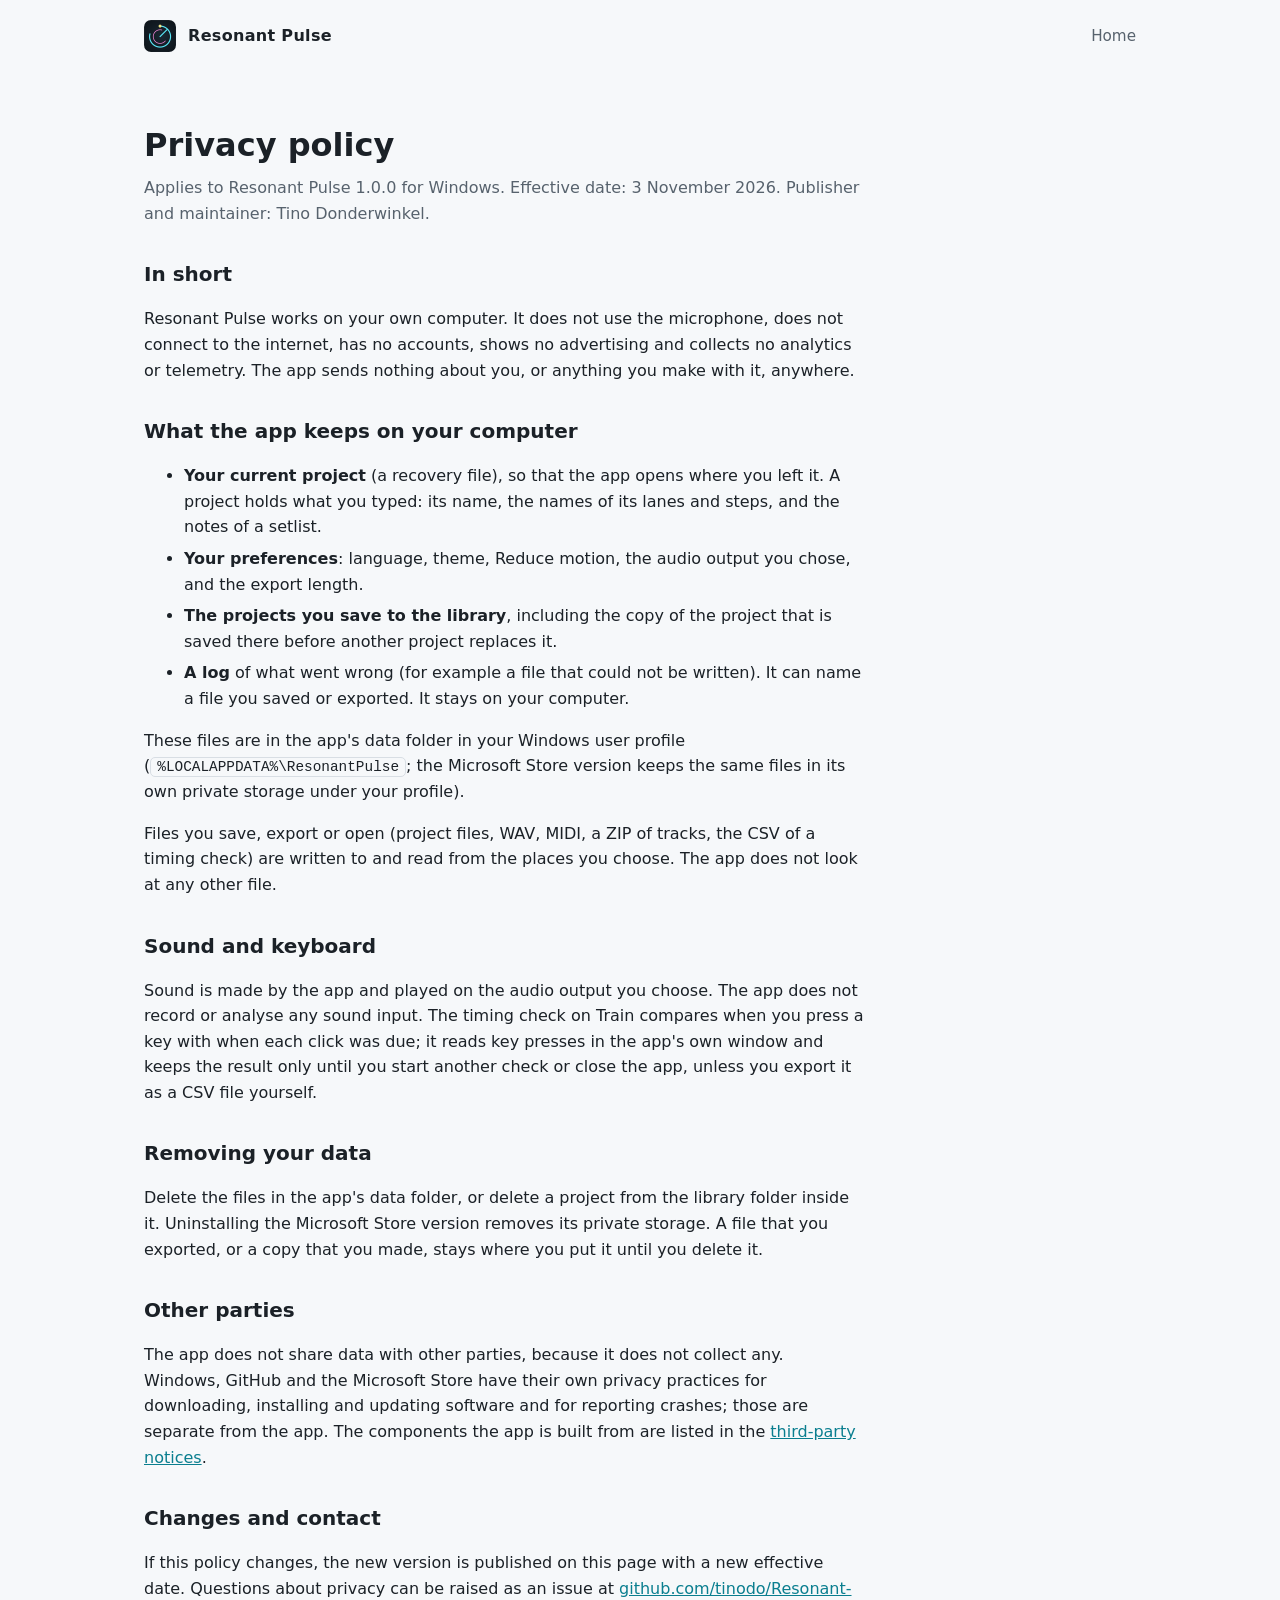
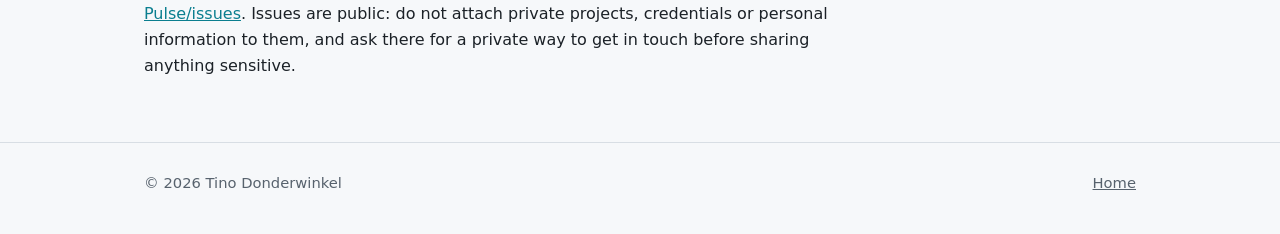
<file: site/privacy.html>
<!doctype html>
<html lang="en">
<head>
  <meta charset="utf-8">
  <meta name="viewport" content="width=device-width, initial-scale=1">
  <title>Privacy policy - Resonant Pulse</title>
  <meta name="description" content="Resonant Pulse works on your own computer. No microphone, no internet, no accounts, no analytics and no telemetry.">
  <meta name="theme-color" content="#0c1116">
  <link rel="canonical" href="https://tinodo.github.io/Resonant-Pulse/privacy.html">
  <link rel="icon" type="image/png" sizes="32x32" href="assets/favicon-32.png">
  <link rel="apple-touch-icon" href="assets/apple-touch-icon.png">
  <link rel="stylesheet" href="assets/site.css">
</head>
<body>
  <a class="skip" href="#main">Skip to the content</a>
  <div class="wrap">
    <header class="site">
      <a class="brand" href="./"><img src="assets/icon.png" alt="" width="32" height="32"><span>Resonant Pulse</span></a>
      <nav aria-label="Primary"><a href="./">Home</a></nav>
    </header>

    <main id="main" class="prose">
      <h1>Privacy policy</h1>
      <p class="meta">Applies to Resonant Pulse 1.0.0 for Windows. Effective date: 3 November 2026. Publisher and maintainer: Tino Donderwinkel.</p>

      <h2>In short</h2>
      <p>Resonant Pulse works on your own computer. It does not use the microphone, does not connect to the internet, has no accounts, shows no advertising and collects no analytics or telemetry. The app sends nothing about you, or anything you make with it, anywhere.</p>

      <h2>What the app keeps on your computer</h2>
      <ul>
        <li><strong>Your current project</strong> (a recovery file), so that the app opens where you left it. A project holds what you typed: its name, the names of its lanes and steps, and the notes of a setlist.</li>
        <li><strong>Your preferences</strong>: language, theme, Reduce motion, the audio output you chose, and the export length.</li>
        <li><strong>The projects you save to the library</strong>, including the copy of the project that is saved there before another project replaces it.</li>
        <li><strong>A log</strong> of what went wrong (for example a file that could not be written). It can name a file you saved or exported. It stays on your computer.</li>
      </ul>
      <p>These files are in the app's data folder in your Windows user profile (<code>%LOCALAPPDATA%\ResonantPulse</code>; the Microsoft Store version keeps the same files in its own private storage under your profile).</p>
      <p>Files you save, export or open (project files, WAV, MIDI, a ZIP of tracks, the CSV of a timing check) are written to and read from the places you choose. The app does not look at any other file.</p>

      <h2>Sound and keyboard</h2>
      <p>Sound is made by the app and played on the audio output you choose. The app does not record or analyse any sound input. The timing check on Train compares when you press a key with when each click was due; it reads key presses in the app's own window and keeps the result only until you start another check or close the app, unless you export it as a CSV file yourself.</p>

      <h2>Removing your data</h2>
      <p>Delete the files in the app's data folder, or delete a project from the library folder inside it. Uninstalling the Microsoft Store version removes its private storage. A file that you exported, or a copy that you made, stays where you put it until you delete it.</p>

      <h2>Other parties</h2>
      <p>The app does not share data with other parties, because it does not collect any. Windows, GitHub and the Microsoft Store have their own privacy practices for downloading, installing and updating software and for reporting crashes; those are separate from the app. The components the app is built from are listed in the <a href="https://github.com/tinodo/Resonant-Pulse/blob/main/THIRD-PARTY-NOTICES.md">third-party notices</a>.</p>

      <h2>Changes and contact</h2>
      <p>If this policy changes, the new version is published on this page with a new effective date. Questions about privacy can be raised as an issue at <a href="https://github.com/tinodo/Resonant-Pulse/issues">github.com/tinodo/Resonant-Pulse/issues</a>. Issues are public: do not attach private projects, credentials or personal information to them, and ask there for a private way to get in touch before sharing anything sensitive.</p>
    </main>
  </div>

  <footer>
    <div class="wrap">
      <span>&copy; 2026 Tino Donderwinkel</span>
      <span><a href="./">Home</a></span>
    </div>
  </footer>
</body>
</html>
</file>
<file: site/assets/site.css>
:root {
  --bg: #0c1116;
  --surface: #151c23;
  --border: #26313b;
  --text: #e8edf1;
  --muted: #9aa6b1;
  --accent: #58e4f4;
  --accent-ink: #04242a;
  --pink: #ee83d3;
  --warm: #f3e687;
  color-scheme: dark;
}

@media (prefers-color-scheme: light) {
  :root {
    --bg: #f6f8fa;
    --surface: #ffffff;
    --border: #d8dee4;
    --text: #1b2127;
    --muted: #57626d;
    --accent: #0a7e8f;
    --accent-ink: #ffffff;
    --pink: #a8368a;
    --warm: #8a6d00;
    color-scheme: light;
  }
}

* { box-sizing: border-box; }

html { scroll-behavior: smooth; }

@media (prefers-reduced-motion: reduce) {
  html { scroll-behavior: auto; }
}

body {
  margin: 0;
  background: var(--bg);
  color: var(--text);
  font: 16px/1.6 "Segoe UI Variable", "Segoe UI", system-ui, -apple-system, sans-serif;
}

a { color: var(--accent); }
a:focus-visible, .button:focus-visible, .skip:focus-visible {
  outline: 2px solid var(--accent);
  outline-offset: 3px;
}

.skip {
  position: absolute;
  left: 12px;
  top: -64px;
  padding: 10px 16px;
  background: var(--surface);
  border: 1px solid var(--border);
  border-radius: 8px;
  color: var(--text);
  z-index: 10;
}
.skip:focus { top: 12px; }

.wrap { max-width: 1040px; margin: 0 auto; padding: 0 24px; }

header.site {
  display: flex;
  flex-wrap: wrap;
  align-items: center;
  justify-content: space-between;
  gap: 8px 24px;
  padding: 20px 0;
}

.brand {
  display: flex;
  align-items: center;
  gap: 12px;
  color: var(--text);
  text-decoration: none;
  font-weight: 600;
  letter-spacing: 0.02em;
}
.brand img { width: 32px; height: 32px; border-radius: 7px; }

nav a {
  color: var(--muted);
  text-decoration: none;
  margin-left: 20px;
  font-size: 0.95rem;
}
nav a:first-child { margin-left: 0; }
nav a:hover { color: var(--text); }

.hero { text-align: center; padding: 56px 0 40px; }
.hero h1 {
  font-size: clamp(2rem, 5vw, 3.2rem);
  line-height: 1.15;
  margin: 0 0 16px;
  font-weight: 650;
}
.hero p.lead {
  max-width: 660px;
  margin: 0 auto 28px;
  color: var(--muted);
  font-size: 1.15rem;
}

.actions { display: flex; flex-wrap: wrap; gap: 12px; justify-content: center; align-items: center; }
.button {
  display: inline-block;
  padding: 11px 22px;
  border-radius: 8px;
  border: 1px solid var(--border);
  color: var(--text);
  text-decoration: none;
  font-weight: 600;
}
.button.primary { background: var(--accent); color: var(--accent-ink); border-color: var(--accent); }
.button:hover { filter: brightness(1.08); }

.pill {
  display: inline-block;
  padding: 9px 16px;
  border-radius: 999px;
  border: 1px solid var(--border);
  background: var(--surface);
  color: var(--muted);
  font-size: 0.95rem;
}
.pill strong { color: var(--text); font-weight: 600; }

.store-badge { display: inline-block; line-height: 0; border-radius: 8px; }
.store-badge img { display: block; width: 200px; max-width: 100%; height: auto; }
.store-badge:hover { filter: brightness(1.08); }

.shot { margin: 8px auto 0; max-width: 880px; }
.shot img, .gallery img {
  width: 100%;
  height: auto;
  display: block;
  border-radius: 12px;
  border: 1px solid var(--border);
  box-shadow: 0 24px 60px rgba(0, 0, 0, 0.35);
}

section { padding: 56px 0 8px; }
section h2 { font-size: 1.7rem; margin: 0 0 8px; }
section > .wrap > p.sub { color: var(--muted); margin: 0 0 28px; max-width: 680px; }

.grid {
  display: grid;
  gap: 16px;
  grid-template-columns: repeat(auto-fit, minmax(280px, 1fr));
  grid-template-columns: repeat(auto-fit, minmax(min(280px, 100%), 1fr));
}
@media (max-width: 360px) {
  .grid { grid-template-columns: 1fr; }
}
.card {
  background: var(--surface);
  border: 1px solid var(--border);
  border-radius: 12px;
  padding: 20px 22px;
}
.card h3 { margin: 0 0 6px; font-size: 1.05rem; }
.card p { margin: 0; color: var(--muted); font-size: 0.97rem; }

.gallery {
  display: grid;
  gap: 28px 20px;
  grid-template-columns: repeat(auto-fit, minmax(420px, 1fr));
  grid-template-columns: repeat(auto-fit, minmax(min(420px, 100%), 1fr));
  margin: 0;
}
.gallery figure { margin: 0; }
.gallery img { box-shadow: 0 12px 32px rgba(0, 0, 0, 0.3); }
.gallery figcaption { margin-top: 10px; color: var(--muted); font-size: 0.95rem; }
.gallery figcaption strong { color: var(--text); }
@media (max-width: 520px) {
  .gallery { grid-template-columns: 1fr; }
}

.panel {
  background: var(--surface);
  border: 1px solid var(--border);
  border-radius: 12px;
  padding: 24px 26px;
}
.panel ol, .panel ul { margin: 8px 0 0; padding-left: 22px; }
.panel li { margin: 6px 0; }
.panel h3 { margin: 0 0 6px; font-size: 1.05rem; }
.panel + .panel { margin-top: 16px; }
.panel > :last-child { margin-bottom: 0; }
.note { color: var(--muted); font-size: 0.93rem; margin-top: 14px; }

pre {
  margin: 12px 0 0;
  padding: 14px 16px;
  overflow-x: auto;
  background: var(--bg);
  border: 1px solid var(--border);
  border-radius: 8px;
  font-size: 0.88rem;
  line-height: 1.5;
}
pre code { padding: 0; border: 0; background: none; font-size: inherit; }

code {
  font-family: "Cascadia Mono", Consolas, monospace;
  background: var(--bg);
  border: 1px solid var(--border);
  border-radius: 5px;
  padding: 1px 6px;
  font-size: 0.9em;
}

footer {
  margin-top: 64px;
  padding: 28px 0 40px;
  border-top: 1px solid var(--border);
  color: var(--muted);
  font-size: 0.92rem;
}
footer .wrap { display: flex; flex-wrap: wrap; gap: 12px 24px; justify-content: space-between; }
footer a { color: var(--muted); }

.prose { max-width: 720px; padding: 24px 0 0; }
.prose h1 { font-size: 2rem; margin: 24px 0 4px; }
.prose h2 { font-size: 1.25rem; margin: 32px 0 8px; }
.prose p, .prose li { color: var(--text); }
.prose li { margin: 6px 0; }
.prose .meta { color: var(--muted); margin: 0 0 24px; }
</file>
